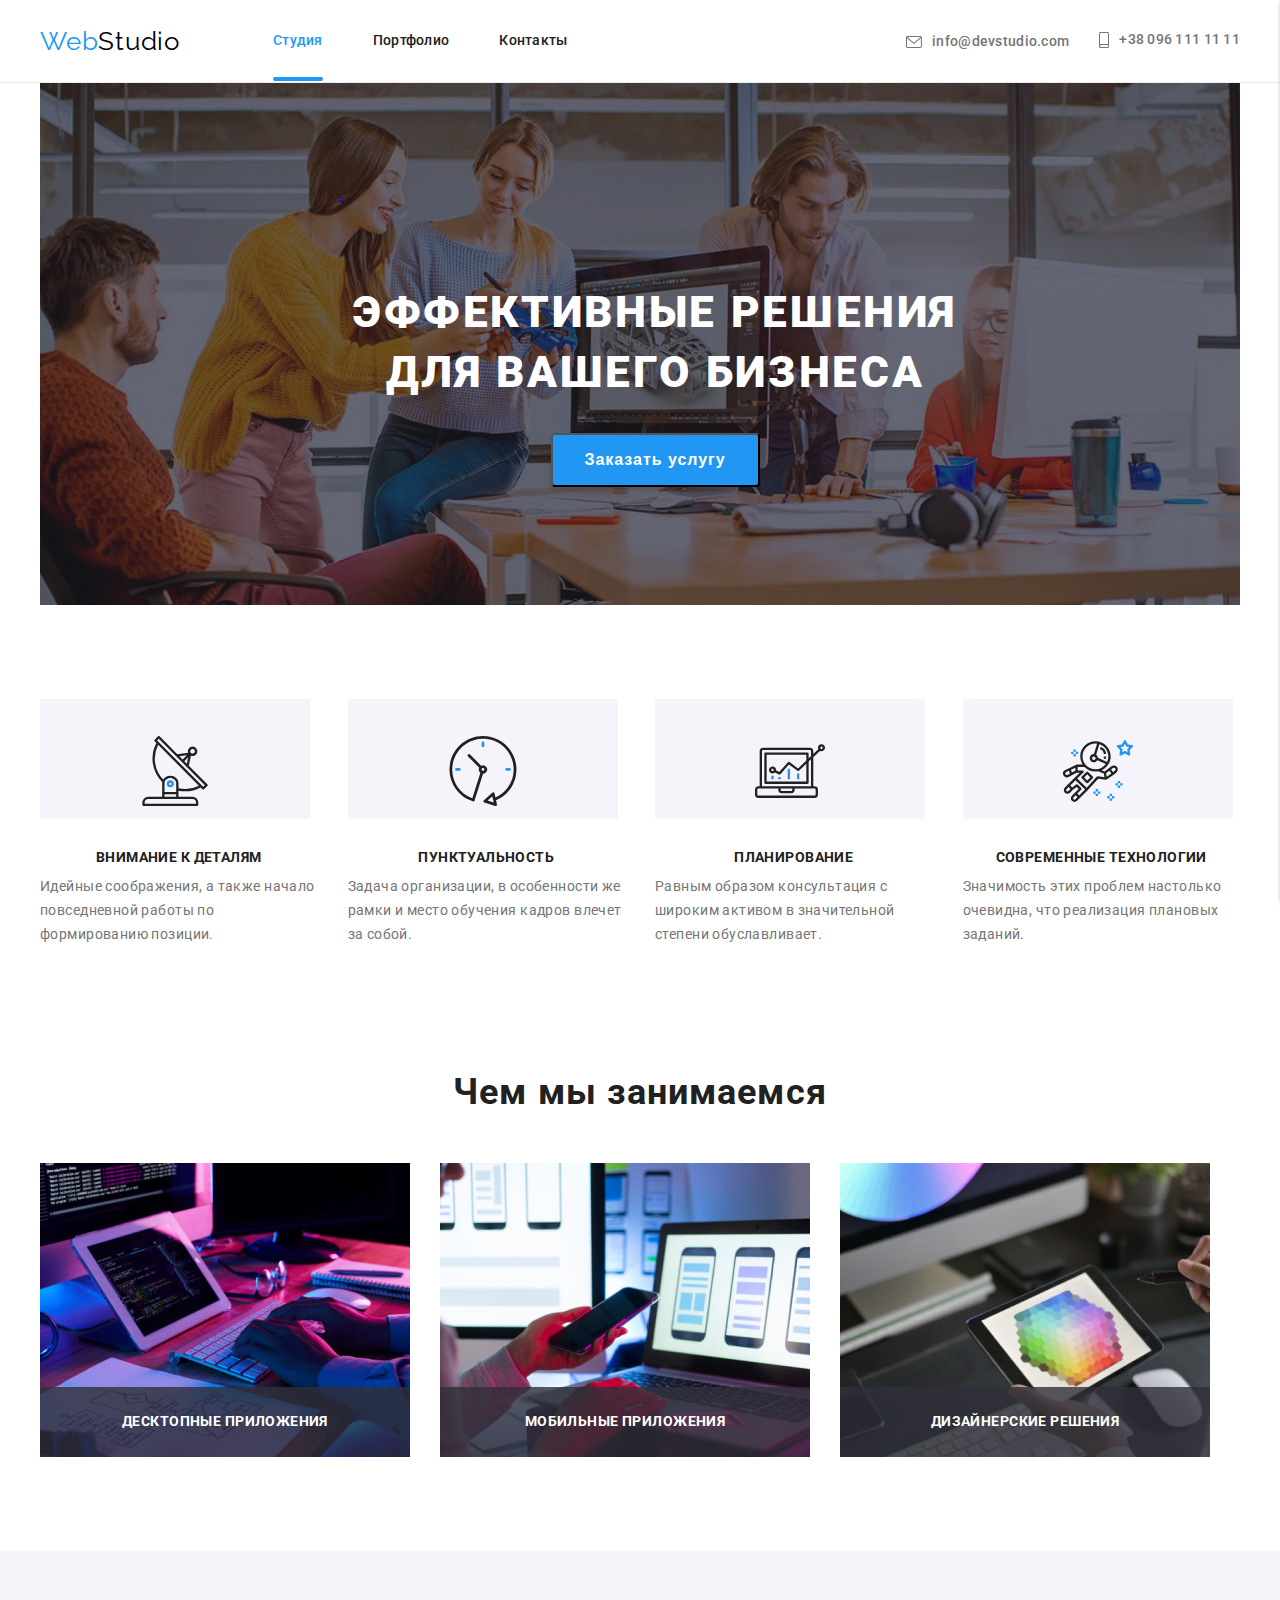
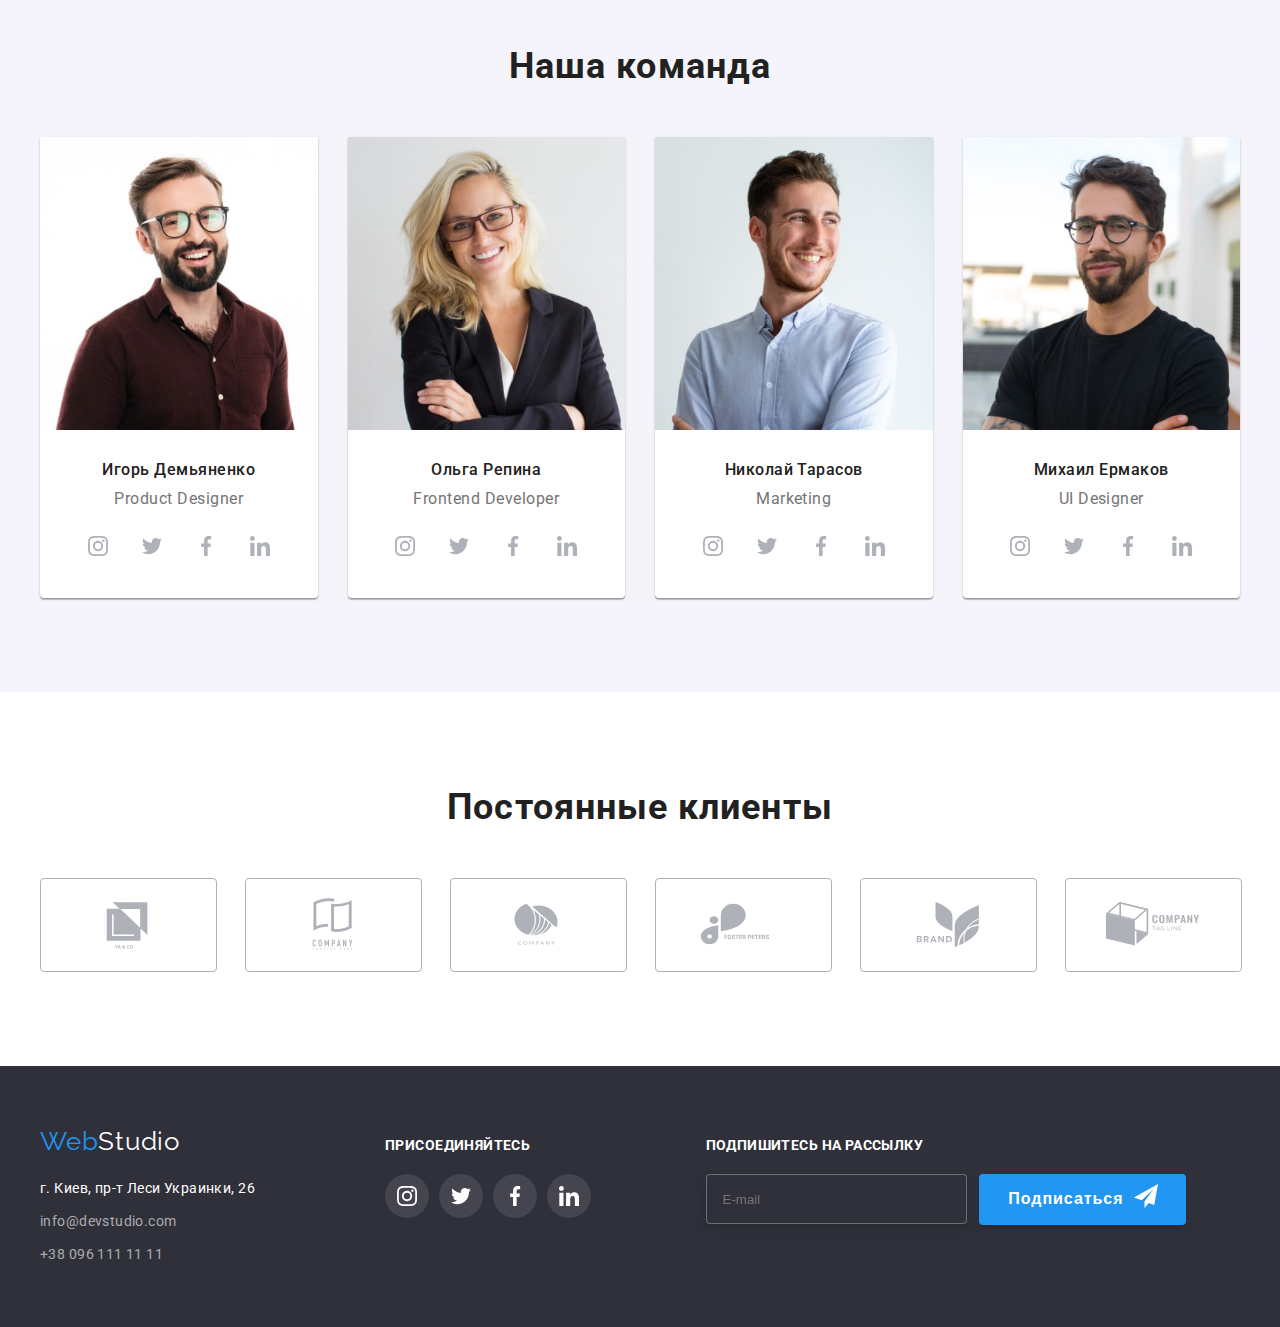
<file: index.html>
<!DOCTYPE html>
<html lang="ru">
  <head>
    <meta charset="UTF-8" />
    <meta http-equiv="X-UA-Compatible" content="IE=edge" />
    <meta name="viewport" content="width=device-width, initial-scale=1.0" />
    <title>WebStudio</title>
    <link rel="preconnect" href="https://fonts.googleapis.com" />
    <link rel="preconnect" href="https://fonts.gstatic.com" crossorigin />
    <link
      href="https://fonts.googleapis.com/css2?family=Raleway:wght@700&family=Roboto:wght@400;500;700;900&display=swap"
      rel="stylesheet"
    />
    <link
      rel="stylesheet"
      href="https://cdnjs.cloudflare.com/ajax/libs/modern-normalize/1.1.0/modern-normalize.min.css"
      integrity="sha512-wpPYUAdjBVSE4KJnH1VR1HeZfpl1ub8YT/NKx4PuQ5NmX2tKuGu6U/JRp5y+Y8XG2tV+wKQpNHVUX03MfMFn9Q=="
      crossorigin="anonymous"
      referrerpolicy="no-referrer"
    />
    <link rel="stylesheet" href="./css/main.min.css" />
  </head>

  <body class="body data-page">
    <header class="header">
      <div class="conteiner header__conteiner">
        <a href="" class="header__logo"
          ><span class="header__logo--first-logo">Web</span>Studio</a
        >
        <button class="menu-btn" type="button" data-menu-open>
          <svg width="40" height="40">
            <use href="./images/icons.svg#burger-menu"></use>
          </svg>
        </button>
        <nav class="nav">
          <ul class="nav__list">
            <li class="nav__item">
              <a class="nav__link--active current" href="">Студия</a>
            </li>
            <li class="nav__item">
              <a class="nav__link" href="./portfolio.html">Портфолио</a>
            </li>
            <li class="nav__item">
              <a class="nav__link" href="">Контакты</a>
            </li>
          </ul>
        </nav>
        <ul class="contacts">
          <li class="contacts__item">
            <a
              class="contacts__link contacts__link--mail"
              href="mailto:info@devstudio.com"
              ><svg
                class="contacts__icon contacts__icon--mail"
                width="16"
                height="12"
              >
                <use href="./images/icons.svg#mail"></use>
              </svg>
              info@devstudio.com
            </a>
          </li>
          <li class="contacts__item">
            <a
              class="contacts__link contacts__link--tel"
              href="tel:+380961111111"
            >
              <svg
                class="contacts__icon contacts__icon--tel"
                width="10"
                height="16"
              >
                <use href="./images/icons.svg#smartphone"></use>
              </svg>
              +38 096 111 11 11
            </a>
          </li>
        </ul>
      </div>
    </header>
    <main>
      <!-- Hero -->
      <section class="hero">
        <div class="hero__conteiner conteiner">
          <h1 class="hero__title">Эффективные решения для вашего бизнеса</h1>
          <button data-modal-open class="hero__btn" type="button">
            Заказать услугу
          </button>
        </div>
      </section>

      <!-- Features -->
      <section class="features">
        <div class="features__conteiner conteiner">
          <ul class="features__list">
            <li class="features__item">
              <div class="features__icons">
                <svg class="features__icons--pic" width="70" height="70">
                  <use href="./images/icons.svg#antenna"></use>
                </svg>
              </div>
              <h3 class="features__titie">Внимание к деталям</h3>
              <p class="features__txt">
                Идейные соображения, а также начало повседневной работы по
                формированию позиции.
              </p>
            </li>
            <li class="features__item">
              <div class="features__icons">
                <svg class="features__icons--pic" width="70" height="70">
                  <use href="./images/icons.svg#clock"></use>
                </svg>
              </div>
              <h3 class="features__titie">Пунктуальность</h3>
              <p class="features__txt">
                Задача организации, в особенности же рамки и место обучения
                кадров влечет за собой.
              </p>
            </li>
            <li class="features__item">
              <div class="features__icons">
                <svg class="features__icons--pic" width="70" height="70">
                  <use href="./images/icons.svg#diagram"></use>
                </svg>
              </div>
              <h3 class="features__titie">Планирование</h3>
              <p class="features__txt">
                Равным образом консультация с широким активом в значительной
                степени обуславливает.
              </p>
            </li>
            <li class="features__item">
              <div class="features__icons">
                <svg class="features__icons--pic" width="70" height="70">
                  <use href="./images/icons.svg#astronaut"></use>
                </svg>
              </div>
              <h3 class="features__titie">Современные технологии</h3>
              <p class="features__txt">
                Значимость этих проблем настолько очевидна, что реализация
                плановых заданий.
              </p>
            </li>
          </ul>
        </div>
      </section>

      <!-- Specialization -->
      <section class="specialization">
        <div class="conteiner">
          <h2 class="specialization__title">Чем мы занимаемся</h2>
          <ul class="specialization__list">
            <li class="specialization__item">
              <img
                src="./images/specialization/box-1sq.jpg"
                alt="работа за компьютером"
                width="370"
                height="294"
              />
              <h3 class="specialization__name">ДЕСКТОПНЫЕ ПРИЛОЖЕНИЯ</h3>
            </li>
            <li class="specialization__item">
              <img
                src="./images/specialization/box-2sq.jpg"
                alt="работа с телефоном"
                width="370"
                height="294"
              />
              <h3 class="specialization__name">МОБИЛЬНЫЕ ПРИЛОЖЕНИЯ</h3>
            </li>
            <li class="specialization__item">
              <img
                src="./images/specialization/box-3sq.jpg"
                alt="работа с планшетом"
                width="370"
                height="294"
              />
              <h3 class="specialization__name">ДИЗАЙНЕРСКИЕ РЕШЕНИЯ</h3>
            </li>
          </ul>
        </div>
      </section>

      <!-- Section team -->
      <section class="team">
        <div class="conteiner">
          <h2 class="team-title">Наша команда</h2>
          <ul class="team-list">
            <li class="team-item">
              <img
                srcset="
                  ./images/team/img-1-270.jpg 270w,
                  ./images/team/img-1-354.jpg 354w,
                  ./images/team/img-1-450.jpg 450w,
                  ./images/team/img-1-540.jpg 540w,
                  ./images/team/img-1-708.jpg 708w,
                  ./images/team/img-1-900.jpg 900w
                "
                sizes="(min-width: 1200) 270px, (min-width: 768px) 354px, 100vw "
                src="./images/team/img-1-270.jpg"
                alt="Игорь Демьяненко"
                width="450"
                height="460"
              />
              <div class="card-name">
                <h3 class="team-caption">Игорь Демьяненко</h3>
                <p class="team-txt" lang="en">Product Designer</p>
                <ul class="icons-list">
                  <li>
                    <a
                      class="icons-link"
                      href=""
                      target="_blank"
                      rel="noopener noreferrer"
                      aria-label="instagram"
                    >
                      <svg class="social-icons" width="20" height="20">
                        <use href="./images/icons.svg#instagram"></use>
                      </svg>
                    </a>
                  </li>
                  <li>
                    <a
                      class="icons-link"
                      href=""
                      target="_blank"
                      rel="noopener noreferrer"
                      aria-label="twitter"
                    >
                      <svg class="social-icons" width="20" height="20">
                        <use href="./images/icons.svg#twitter"></use>
                      </svg>
                    </a>
                  </li>
                  <li>
                    <a
                      class="icons-link"
                      href=""
                      target="_blank"
                      rel="noopener noreferrer"
                      aria-label="facebook"
                    >
                      <svg class="social-icons" width="20" height="20">
                        <use href="./images/icons.svg#facebook"></use>
                      </svg>
                    </a>
                  </li>
                  <li>
                    <a
                      class="icons-link"
                      href=""
                      target="_blank"
                      rel="noopener noreferrer"
                      aria-label="linkedin"
                    >
                      <svg class="social-icons" width="20" height="20">
                        <use href="./images/icons.svg#linkedin"></use>
                      </svg>
                    </a>
                  </li>
                </ul>
              </div>
            </li>
            <li class="team-item">
              <img
                srcset="
                  ./images/team/img-2-270.jpg 270w,
                  ./images/team/img-2-354.jpg 354w,
                  ./images/team/img-2-450.jpg 450w,
                  ./images/team/img-2-540.jpg 540w,
                  ./images/team/img-2-708.jpg 708w,
                  ./images/team/img-2-900.jpg 900w
                "
                sizes="(min-width: 1200) 270px, (min-width: 768px) 354px, 100vw"
                src="./images/team/img-2-270.jpg"
                alt="Ольга Репина"
                width="450"
                height="460"
              />
              <div class="card-name">
                <h3 class="team-caption">Ольга Репина</h3>
                <p class="team-txt" lang="en">Frontend Developer</p>
                <ul class="icons-list">
                  <li>
                    <a
                      class="icons-link"
                      href=""
                      target="_blank"
                      rel="noopener noreferrer"
                      aria-label="instagram"
                    >
                      <svg class="social-icons" width="20" height="20">
                        <use href="./images/icons.svg#instagram"></use>
                      </svg>
                    </a>
                  </li>
                  <li>
                    <a
                      class="icons-link"
                      href=""
                      target="_blank"
                      rel="noopener noreferrer"
                      aria-label="twitter"
                    >
                      <svg class="social-icons" width="20" height="20">
                        <use href="./images/icons.svg#twitter"></use>
                      </svg>
                    </a>
                  </li>
                  <li>
                    <a
                      class="icons-link"
                      href=""
                      target="_blank"
                      rel="noopener noreferrer"
                      aria-label="facebook"
                    >
                      <svg class="social-icons" width="20" height="20">
                        <use href="./images/icons.svg#facebook"></use>
                      </svg>
                    </a>
                  </li>
                  <li>
                    <a
                      class="icons-link"
                      href=""
                      target="_blank"
                      rel="noopener noreferrer"
                      aria-label="linkedin"
                    >
                      <svg class="social-icons" width="20" height="20">
                        <use href="./images/icons.svg#linkedin"></use>
                      </svg>
                    </a>
                  </li>
                </ul>
              </div>
            </li>
            <li class="team-item">
              <img
                srcset="
                  ./images/team/img-3-270.jpg 270w,
                  ./images/team/img-3-354.jpg 354w,
                  ./images/team/img-3-450.jpg 450w,
                  ./images/team/img-3-540.jpg 540w,
                  ./images/team/img-3-708.jpg 708w,
                  ./images/team/img-3-900.jpg 900w
                "
                sizes="(min-width: 1200) 270px, (min-width: 768px) 354px, 100vw"
                src="./images/team/img-3-270.jpg"
                alt="Николай Тарасов"
                width="450"
                height="460"
              />
              <div class="card-name">
                <h3 class="team-caption">Николай Тарасов</h3>
                <p class="team-txt" lang="en">Marketing</p>
                <ul class="icons-list">
                  <li>
                    <a
                      class="icons-link"
                      href=""
                      target="_blank"
                      rel="noopener noreferrer"
                      aria-label="instagram"
                    >
                      <svg class="social-icons" width="20" height="20">
                        <use href="./images/icons.svg#instagram"></use>
                      </svg>
                    </a>
                  </li>
                  <li>
                    <a
                      class="icons-link"
                      href=""
                      target="_blank"
                      rel="noopener noreferrer"
                      aria-label="twitter"
                    >
                      <svg class="social-icons" width="20" height="20">
                        <use href="./images/icons.svg#twitter"></use>
                      </svg>
                    </a>
                  </li>
                  <li>
                    <a
                      class="icons-link"
                      href=""
                      target="_blank"
                      rel="noopener noreferrer"
                      aria-label="facebook"
                    >
                      <svg class="social-icons" width="20" height="20">
                        <use href="./images/icons.svg#facebook"></use>
                      </svg>
                    </a>
                  </li>
                  <li>
                    <a
                      class="icons-link"
                      href=""
                      target="_blank"
                      rel="noopener noreferrer"
                      aria-label="linkedin"
                    >
                      <svg class="social-icons" width="20" height="20">
                        <use href="./images/icons.svg#linkedin"></use>
                      </svg>
                    </a>
                  </li>
                </ul>
              </div>
            </li>
            <li class="team-item">
              <img
                srcset="
                  ./images/team/img-4-270.jpg 270w,
                  ./images/team/img-4-354.jpg 354w,
                  ./images/team/img-4-450.jpg 450w,
                  ./images/team/img-4-540.jpg 540w,
                  ./images/team/img-4-708.jpg 708w,
                  ./images/team/img-4-900.jpg 900w
                "
                sizes="(min-width: 1200) 270px, (min-width: 768px) 354px, 100vw "
                src="./images/team/img-4-270.jpg"
                alt="Михаил Ермаков"
                width="450"
                height="460"
              />
              <div class="card-name">
                <h3 class="team-caption">Михаил Ермаков</h3>
                <p class="team-txt" lang="en">UI Designer</p>
                <ul class="icons-list">
                  <li>
                    <a
                      class="icons-link"
                      href=""
                      target="_blank"
                      rel="noopener noreferrer"
                      aria-label="instagram"
                    >
                      <svg class="social-icons" width="20" height="20">
                        <use href="./images/icons.svg#instagram"></use>
                      </svg>
                    </a>
                  </li>
                  <li>
                    <a
                      class="icons-link"
                      href=""
                      target="_blank"
                      rel="noopener noreferrer"
                      aria-label="twitter"
                    >
                      <svg class="social-icons" width="20" height="20">
                        <use href="./images/icons.svg#twitter"></use>
                      </svg>
                    </a>
                  </li>
                  <li>
                    <a
                      class="icons-link"
                      href=""
                      target="_blank"
                      rel="noopener noreferrer"
                      aria-label="facebook"
                    >
                      <svg class="social-icons" width="20" height="20">
                        <use href="./images/icons.svg#facebook"></use>
                      </svg>
                    </a>
                  </li>
                  <li>
                    <a
                      class="icons-link"
                      href=""
                      target="_blank"
                      rel="noopener noreferrer"
                      aria-label="linkedin"
                    >
                      <svg class="social-icons" width="20" height="20">
                        <use href="./images/icons.svg#linkedin"></use>
                      </svg>
                    </a>
                  </li>
                </ul>
              </div>
            </li>
          </ul>
        </div>
      </section>

      <!-- Section clients -->
      <section class="clients">
        <div class="conteiner">
          <h2 class="clients__title">Постоянные клиенты</h2>
          <ul class="clients__list">
            <li class="clients__item">
              <a
                class="clients__link"
                href=""
                target="_blank"
                rel="noopener noreferrer"
                aria-label="YA & CO"
              >
                <svg class="clients__icons" width="106" height="60">
                  <use href="./images/icons.svg#logo-1"></use>
                </svg>
              </a>
            </li>
            <li class="clients__item">
              <a
                class="clients__link"
                href=""
                target="_blank"
                rel="noopener noreferrer"
                aria-label="TAGLINE HERE"
              >
                <svg class="clients__icons" width="106" height="60">
                  <use href="./images/icons.svg#logo-2"></use>
                </svg>
              </a>
            </li>
            <li class="clients__item">
              <a
                class="clients__link"
                href=""
                target="_blank"
                rel="noopener noreferrer"
                aria-label="COMPANY"
              >
                <svg class="clients__icons" width="106" height="60">
                  <use href="./images/icons.svg#logo-3"></use>
                </svg>
              </a>
            </li>
            <li class="clients__item">
              <a
                class="clients__link"
                href=""
                target="_blank"
                rel="noopener noreferrer"
                aria-label="FOSTER PETERS"
              >
                <svg class="clients__icons" width="106" height="60">
                  <use href="./images/icons.svg#logo-4"></use>
                </svg>
              </a>
            </li>
            <li class="clients__item">
              <a
                class="clients__link"
                href=""
                target="_blank"
                rel="noopener noreferrer"
                aria-label="BRAND"
              >
                <svg class="clients__icons" width="106" height="60">
                  <use href="./images/icons.svg#logo-5"></use>
                </svg>
              </a>
            </li>
            <li class="clients__item">
              <a
                class="clients__link"
                href=""
                target="_blank"
                rel="noopener noreferrer"
                aria-label="TAG LINE"
              >
                <svg class="clients__icons" width="106" height="60">
                  <use href="./images/icons.svg#logo-6"></use>
                </svg>
              </a>
            </li>
          </ul>
        </div>
      </section>
    </main>
    <footer class="footer">
      <div class="conteiner footer__conteiner">
        <div class="footer__adds">
          <a href="" class="footer__logo"
            ><span class="footer__logo--first-logo">Web</span>Studio</a
          >
          <address class="adds">
            <ul class="adds__list">
              <li class="adds__item">
                <a
                  class="adds__link"
                  href="https://goo.gl/maps/kPwxMx7PWrMd9NRP6"
                  target="_blank"
                  rel="noopener noreferrer"
                  >г. Киев, пр-т Леси Украинки, 26
                </a>
              </li>
              <li class="adds__item">
                <a class="adds__contact" href="mailto:info@devstudio.com"
                  >info@devstudio.com</a
                >
              </li>
              <li class="adds__item">
                <a class="adds__contact" href="tel:+380961111111"
                  >+38 096 111 11 11</a
                >
              </li>
            </ul>
          </address>
        </div>
        <div class="connect">
          <h3 class="connect__title">Присоединяйтесь</h3>
          <ul class="connect__list">
            <li class="connect__item">
              <a
                class="connect__link"
                href=""
                target="_blank"
                rel="noopener noreferrer"
                aria-label="instagram"
              >
                <svg class="connect__icons" width="20" height="20">
                  <use href="./images/icons.svg#instagram"></use>
                </svg>
              </a>
            </li>
            <li class="connect__item">
              <a
                class="connect__link"
                href=""
                target="_blank"
                rel="noopener noreferrer"
                aria-label="twitter"
              >
                <svg class="connect__icons" width="20" height="20">
                  <use href="./images/icons.svg#twitter"></use>
                </svg>
              </a>
            </li>
            <li class="connect__item">
              <a
                class="connect__link"
                href=""
                target="_blank"
                rel="noopener noreferrer"
                aria-label="facebook"
              >
                <svg class="connect__icons" width="20" height="20">
                  <use href="./images/icons.svg#facebook"></use>
                </svg>
              </a>
            </li>
            <li class="connect__item">
              <a
                class="connect__link"
                href=""
                target="_blank"
                rel="noopener noreferrer"
                aria-label="linkedin"
              >
                <svg class="connect__icons" width="20" height="20">
                  <use href="./images/icons.svg#linkedin"></use>
                </svg>
              </a>
            </li>
          </ul>
        </div>
        <div class="footer-form">
          <h3 class="footer-form__caption">Подпишитесь на рассылку</h3>
          <form class="footer-form__mail">
            <input
              class="footer-form__input"
              type="email"
              name="email"
              placeholder="E-mail"
            />
            <button class="footer-form__btn" type="submit">
              <span class="footer-form__txt">Подписаться</span>
              <svg class="footer-form__icon" width="24" height="24">
                <use href="./images/icons.svg#icon-send"></use>
              </svg>
            </button>
          </form>
        </div>
      </div>
    </footer>

    <!-- Modal -->
    <div class="backdrop is-hidden" data-modal>
      <div class="modal">
        <button data-modal-close class="close-btn" type="button">
          <svg class="icon-close" width="11" height="11">
            <use href="./images/icons.svg#icon-close"></use>
          </svg>
        </button>
        <form class="register-form">
          <strong class="reg-title"
            >Оставьте свои данные, мы вам перезвоним</strong
          >
          <div class="reg-group" role="group">
            <label class="reg-wrap" for="name">
              <span class="reg-form-lable">Имя</span>
              <input class="reg-input" type="text" name="Имя" id="name" />
              <svg class="reg-icons" width="12" height="12">
                <use href="./images/icons.svg#icon-name"></use>
              </svg>
            </label>
            <label class="reg-wrap" for="phone">
              <span class="reg-form-lable">Телефон</span>
              <input class="reg-input" type="tel" name="Телефон" id="phone" />
              <svg class="reg-icons" width="13" height="13">
                <use href="./images/icons.svg#icon-phone"></use>
              </svg>
            </label>
            <label class="reg-wrap" for="mail">
              <span class="reg-form-lable">Почта</span>
              <input class="reg-input" type="email" name="Почта" id="mail" />
              <svg class="reg-icons" width="15" height="12">
                <use href="./images/icons.svg#icon-mail"></use>
              </svg>
            </label>
            <label class="reg-wrap" for="coment">
              <span class="reg-form-lable">Комментарий</span>
              <textarea
                class="reg-message"
                id="coment"
                placeholder="Введите текст"
              ></textarea>
            </label>
          </div>
          <label class="agree-form">
            <input
              class="agree-input visualy-hidden"
              type="checkbox"
              name="agreement"
            />
            <svg class="agree-icon" width="16" height="15">
              <use
                class="agree-icon-uncheck"
                href="./images/icons.svg#icon-uncheck"
              ></use>
              <use
                class="agree-icon-check"
                href="./images/icons.svg#icon-check"
              ></use>
            </svg>
            <span class="agree-txt"
              >Соглашаюсь с рассылкой и принимаю
              <a class="agree-link" href="">Условия договора</a></span
            >
          </label>
          <button class="send-btn" type="submit">Отправить</button>
        </form>
      </div>
    </div>

    <!-- mobile menu -->
    <div class="menu-overlay" data-menu>
      <div class="mob-menu">
        <button class="mob-menu__btn" type="button" data-menu-close>
          <svg width="40" height="40">
            <use href="./images/icons.svg#menu-close"></use>
          </svg>
        </button>
        <ul class="mob-nav">
          <li class="mob-nav__item">
            <a class="mob-nav__link mob-nav__link--active" href="./index.html"
              >Студия</a
            >
          </li>
          <li class="mob-nav__item">
            <a class="mob-nav__link" href="./portfolio.html">Портфолио</a>
          </li>
          <li class="mob-nav__item">
            <a class="mob-nav__link" href="">Контакты</a>
          </li>
        </ul>
        <ul class="mob-contacts">
          <li class="mob-contacts__item">
            <a
              class="mob-contacts__link mob-contacts__link--tel"
              href="tel:+380961111111"
              >+38 096 111 11 11</a
            >
          </li>
          <li class="mob-contacts__item">
            <a
              class="mob-contacts__link mob-contacts__link--mail"
              href="mailto:info@devstudio.com"
              >info@devstudio.com</a
            >
          </li>
        </ul>
        <ul class="mob-socials">
          <li class="mob-socials__item">
            <a class="mob-socials__link" href="">Instagram</a>
          </li>
          <li class="mob-socials__item">
            <a class="mob-socials__link" href="">Twitter</a>
          </li>
          <li class="mob-socials__item">
            <a class="mob-socials__link" href="">Facebook</a>
          </li>
          <li class="mob-socials__item">
            <a class="mob-socials__link" href="">Linkedin</a>
          </li>
        </ul>
      </div>
    </div>
    <script src="./js/modal.js"></script>
    <script src="./js/mobile-menu.js"></script>
  </body>
</html>
</file>
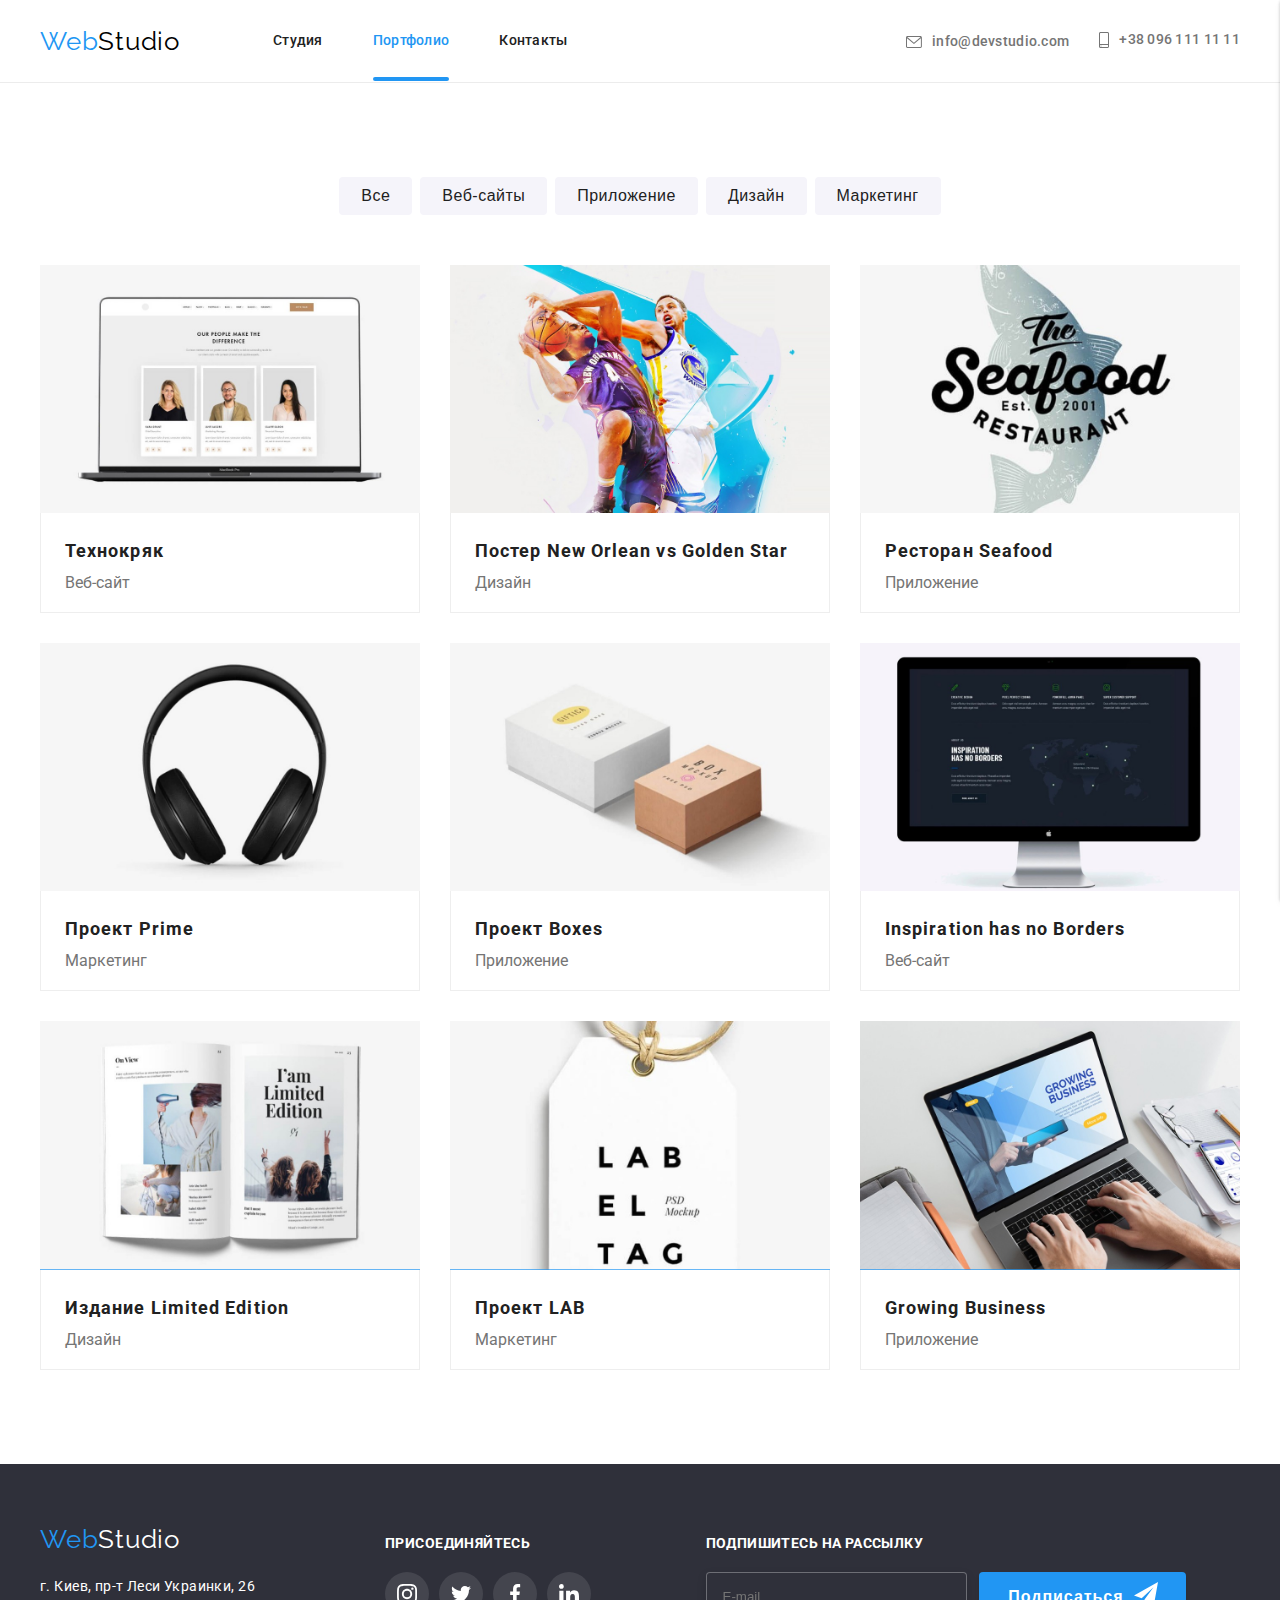
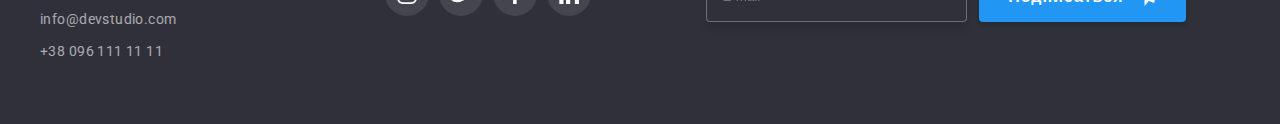
<file: portfolio.html>
<!DOCTYPE html>
<html lang="ru">
  <head>
    <meta charset="UTF-8" />
    <meta http-equiv="X-UA-Compatible" content="IE=edge" />
    <meta name="viewport" content="width=device-width, initial-scale=1.0" />
    <title>Портфолио</title>
    <link rel="preconnect" href="https://fonts.googleapis.com" />
    <link rel="preconnect" href="https://fonts.gstatic.com" crossorigin />
    <link
      href="https://fonts.googleapis.com/css2?family=Raleway:wght@700&family=Roboto:wght@400;500;700;900&display=swap"
      rel="stylesheet"
    />
    <link
      rel="stylesheet"
      href="https://cdnjs.cloudflare.com/ajax/libs/modern-normalize/1.1.0/modern-normalize.min.css"
      integrity="sha512-wpPYUAdjBVSE4KJnH1VR1HeZfpl1ub8YT/NKx4PuQ5NmX2tKuGu6U/JRp5y+Y8XG2tV+wKQpNHVUX03MfMFn9Q=="
      crossorigin="anonymous"
      referrerpolicy="no-referrer"
    />
    <link rel="stylesheet" href="./css/main.min.css" />
    <link rel="stylesheet" href="./index.html" />
  </head>
  <body class="body">
    <!-- Шапка -->
    <header class="header">
      <div class="conteiner header__conteiner">
        <a href="" class="header__logo"
          ><span class="header__logo--first-logo">Web</span>Studio</a
        >
        <button class="menu-btn" type="button" data-menu-open>
          <svg width="40" height="40">
            <use href="./images/icons.svg#burger-menu"></use>
          </svg>
        </button>
        <nav class="nav">
          <ul class="nav__list">
            <li class="nav__item">
              <a class="nav__link" href="./index.html">Студия</a>
            </li>
            <li class="nav__item">
              <a class="nav__link--active current" href="./portfolio.html"
                >Портфолио</a
              >
            </li>
            <li class="nav__item">
              <a class="nav__link" href="">Контакты</a>
            </li>
          </ul>
        </nav>
        <ul class="contacts">
          <li class="contacts__item">
            <a
              class="contacts__link contacts__link--mail"
              href="mailto:info@devstudio.com"
              ><svg
                class="contacts__icon contacts__icon--mail"
                width="16"
                height="12"
              >
                <use href="./images/icons.svg#mail"></use>
              </svg>
              info@devstudio.com
            </a>
          </li>
          <li class="contacts__item">
            <a
              class="contacts__link contacts__link--tel"
              href="tel:+380961111111"
            >
              <svg
                class="contacts__icon contacts__icon--tel"
                width="10"
                height="16"
              >
                <use href="./images/icons.svg#smartphone"></use>
              </svg>
              +38 096 111 11 11
            </a>
          </li>
        </ul>
      </div>
    </header>

    <!-- Main  -->
    <main>
      <section class="portfolio portfolio-section">
        <div class="conteiner">
          <ul class="filters">
            <li class="filters__item">
              <button class="filters__btn" type="button">Все</button>
            </li>
            <li class="filters__item">
              <button class="filters__btn" type="button">Веб-сайты</button>
            </li>
            <li class="filters__item">
              <button class="filters__btn" type="button">Приложение</button>
            </li>
            <li class="filters__item">
              <button class="filters__btn" type="button">Дизайн</button>
            </li>
            <li class="filters__item">
              <button class="filters__btn" type="button">Маркетинг</button>
            </li>
          </ul>
          <ul class="portfolio__list">
            <li class="portfolio__item">
              <a href="" class="portfolio__link">
                <div class="overlay">
                  <img
                    srcset="
                      ./images/portfolio/img-1-354.jpg 354w,
                      ./images/portfolio/img-1-370.jpg 370w,
                      ./images/portfolio/img-1-450.jpg 450w,
                      ./images/portfolio/img-1-708.jpg 708w,
                      ./images/portfolio/img-1-740.jpg 740w,
                      ./images/portfolio/img-1-900.jpg 900w
                    "
                    sizes="(min-width: 1200) 370px, (min-width: 768) 354px, 100vw"
                    src="./images/portfolio/img-1-354.jpg"
                    alt="Ноутбук с изображением"
                    width="450"
                    height="404"
                  />
                  <div class="overlay__txt">
                    <p class="text">
                      Ресурс предлагает комплексные предложения с разным уровнем
                      функционала и сервисов. Все это позволит посетителю
                      получить исчерпывающие сведения о компании или частном
                      лице.
                    </p>
                  </div>
                </div>
                <div class="work-name">
                  <h3 class="portfolio-title">Технокряк</h3>
                  <p class="portfolio-txt">Веб-сайт</p>
                </div>
              </a>
            </li>
            <li class="portfolio__item">
              <a class="portfolio__link" href="">
                <div class="overlay">
                  <img
                    srcset="
                      ./images/portfolio/img-2-354.jpg 354w,
                      ./images/portfolio/img-2-370.jpg 370w,
                      ./images/portfolio/img-2-450.jpg 450w,
                      ./images/portfolio/img-2-708.jpg 708w,
                      ./images/portfolio/img-2-740.jpg 740w,
                      ./images/portfolio/img-2-900.jpg 900w
                    "
                    sizes="(min-width: 1200) 370px, (min-width: 768) 354px, 100vw"
                    src="./images/portfolio/img-2-354.jpg"
                    alt="Два баскетболиста"
                    width="450"
                    height="404"
                  />
                  <div class="overlay__txt">
                    <p class="text">
                      Ресурс предлагает комплексные предложения с разным уровнем
                      функционала и сервисов. Все это позволит посетителю
                      получить исчерпывающие сведения о компании или частном
                      лице.
                    </p>
                  </div>
                </div>
                <div class="work-name">
                  <h3 class="portfolio-title">
                    Постер New Orlean vs Golden Star
                  </h3>
                  <p class="portfolio-txt">Дизайн</p>
                </div>
              </a>
            </li>
            <li class="portfolio__item">
              <a class="portfolio__link" href="">
                <div class="overlay">
                  <img
                    srcset="
                      ./images/portfolio/img-3-354.jpg 354w,
                      ./images/portfolio/img-3-370.jpg 370w,
                      ./images/portfolio/img-3-450.jpg 450w,
                      ./images/portfolio/img-3-708.jpg 708w,
                      ./images/portfolio/img-3-740.jpg 740w,
                      ./images/portfolio/img-3-900.jpg 900w
                    "
                    sizes="(min-width: 1200) 370px, (min-width: 768) 354px, 100vw"
                    src="./images/portfolio/img-3-354.jpg"
                    alt="логотип ресторана The Seafood"
                    width="450"
                    height="404"
                  />
                  <div class="overlay__txt">
                    <p class="text">
                      Ресурс предлагает комплексные предложения с разным уровнем
                      функционала и сервисов. Все это позволит посетителю
                      получить исчерпывающие сведения о компании или частном
                      лице.
                    </p>
                  </div>
                </div>
                <div class="work-name">
                  <h3 class="portfolio-title">Ресторан Seafood</h3>
                  <p class="portfolio-txt">Приложение</p>
                </div>
              </a>
            </li>
            <li class="portfolio__item">
              <a class="portfolio__link" href="">
                <div class="overlay">
                  <img
                    srcset="
                      ./images/portfolio/img-4-354.jpg 354w,
                      ./images/portfolio/img-4-370.jpg 370w,
                      ./images/portfolio/img-4-450.jpg 450w,
                      ./images/portfolio/img-4-708.jpg 708w,
                      ./images/portfolio/img-4-740.jpg 740w,
                      ./images/portfolio/img-4-900.jpg 900w
                    "
                    sizes="(min-width: 1200) 370px, (min-width: 768) 354px, 100vw"
                    src="./images/portfolio/img-4-354.jpg"
                    alt="Наушники"
                    width="450"
                    height="404"
                  />
                  <div class="overlay__txt">
                    <p class="text">
                      Ресурс предлагает комплексные предложения с разным уровнем
                      функционала и сервисов. Все это позволит посетителю
                      получить исчерпывающие сведения о компании или частном
                      лице.
                    </p>
                  </div>
                </div>
                <div class="work-name">
                  <h3 class="portfolio-title">Проект Prime</h3>
                  <p class="portfolio-txt">Маркетинг</p>
                </div>
              </a>
            </li>
            <li class="portfolio__item">
              <a class="portfolio__link" href="">
                <div class="overlay">
                  <img
                    srcset="
                      ./images/portfolio/img-5-354.jpg 354w,
                      ./images/portfolio/img-5-370.jpg 370w,
                      ./images/portfolio/img-5-450.jpg 450w,
                      ./images/portfolio/img-5-708.jpg 708w,
                      ./images/portfolio/img-5-740.jpg 740w,
                      ./images/portfolio/img-5-900.jpg 900w
                    "
                    sizes="(min-width: 1200) 370px, (min-width: 768) 354px, 100vw"
                    src="./images/portfolio/img-5-354.jpg"
                    alt="Две картонные коробки"
                    width="450"
                    height="404"
                  />
                  <div class="overlay__txt">
                    <p class="text">
                      Ресурс предлагает комплексные предложения с разным уровнем
                      функционала и сервисов. Все это позволит посетителю
                      получить исчерпывающие сведения о компании или частном
                      лице.
                    </p>
                  </div>
                </div>
                <div class="work-name">
                  <h3 class="portfolio-title">Проект Boxes</h3>
                  <p class="portfolio-txt">Приложение</p>
                </div>
              </a>
            </li>
            <li class="portfolio__item">
              <a class="portfolio__link" href="">
                <div class="overlay">
                  <img
                    srcset="
                      ./images/portfolio/img-6-354.jpg 354w,
                      ./images/portfolio/img-6-370.jpg 370w,
                      ./images/portfolio/img-6-450.jpg 450w,
                      ./images/portfolio/img-6-708.jpg 708w,
                      ./images/portfolio/img-6-740.jpg 740w,
                      ./images/portfolio/img-6-900.jpg 900w
                    "
                    sizes="(min-width: 1200) 370px, (min-width: 768) 354px, 100vw"
                    src="./images/portfolio/img-6-354.jpg"
                    alt="Экран монитора"
                    width="450"
                    height="404"
                  />
                  <div class="overlay__txt">
                    <p class="text">
                      Ресурс предлагает комплексные предложения с разным уровнем
                      функционала и сервисов. Все это позволит посетителю
                      получить исчерпывающие сведения о компании или частном
                      лице.
                    </p>
                  </div>
                </div>
                <div class="work-name">
                  <h3 class="portfolio-title">Inspiration has no Borders</h3>
                  <p class="portfolio-txt">Веб-сайт</p>
                </div>
              </a>
            </li>
            <li class="portfolio__item">
              <a class="portfolio__link" href="">
                <div class="overlay">
                  <img
                    srcset="
                      ./images/portfolio/img-7-354.jpg 354w,
                      ./images/portfolio/img-7-370.jpg 370w,
                      ./images/portfolio/img-7-450.jpg 450w,
                      ./images/portfolio/img-7-708.jpg 708w,
                      ./images/portfolio/img-7-740.jpg 740w,
                      ./images/portfolio/img-7-900.jpg 900w
                    "
                    sizes="(min-width: 1200) 370px, (min-width: 768) 354px, 100vw"
                    src="./images/portfolio/img-7-354.jpg"
                    alt="Раскрытая книга"
                    width="450"
                    height="404"
                  />
                  <div class="overlay__txt">
                    <p class="text">
                      Ресурс предлагает комплексные предложения с разным уровнем
                      функционала и сервисов. Все это позволит посетителю
                      получить исчерпывающие сведения о компании или частном
                      лице.
                    </p>
                  </div>
                </div>
                <div class="work-name">
                  <h3 class="portfolio-title">Издание Limited Edition</h3>
                  <p class="portfolio-txt">Дизайн</p>
                </div>
              </a>
            </li>
            <li class="portfolio__item">
              <a class="portfolio__link" href="">
                <div class="overlay">
                  <img
                    srcset="
                      ./images/portfolio/img-8-354.jpg 354w,
                      ./images/portfolio/img-8-370.jpg 370w,
                      ./images/portfolio/img-8-450.jpg 450w,
                      ./images/portfolio/img-8-708.jpg 708w,
                      ./images/portfolio/img-8-740.jpg 740w,
                      ./images/portfolio/img-8-900.jpg 900w
                    "
                    sizes="(min-width: 1200) 370px, (min-width: 768) 354px, 100vw"
                    src="./images/portfolio/img-8-354.jpg"
                    alt="Бирка з надписью"
                    width="450"
                    height="404"
                  />
                  <div class="overlay__txt">
                    <p class="text">
                      Ресурс предлагает комплексные предложения с разным уровнем
                      функционала и сервисов. Все это позволит посетителю
                      получить исчерпывающие сведения о компании или частном
                      лице.
                    </p>
                  </div>
                </div>
                <div class="work-name">
                  <h3 class="portfolio-title">Проект LAB</h3>
                  <p class="portfolio-txt">Маркетинг</p>
                </div>
              </a>
            </li>
            <li class="portfolio__item">
              <a class="portfolio__link" href="">
                <div class="overlay">
                  <img
                    srcset="
                      ./images/portfolio/img-9-354.jpg 354w,
                      ./images/portfolio/img-9-370.jpg 370w,
                      ./images/portfolio/img-9-450.jpg 450w,
                      ./images/portfolio/img-9-708.jpg 708w,
                      ./images/portfolio/img-9-740.jpg 740w,
                      ./images/portfolio/img-9-900.jpg 900w
                    "
                    sizes="(min-width: 1200) 370px, (min-width: 768) 354px, 100vw"
                    src="./images/portfolio/img-9-354.jpg"
                    alt="Работа за ноутбуком"
                    width="450"
                    height="404"
                  />
                  <div class="overlay__txt">
                    <p class="text">
                      Ресурс предлагает комплексные предложения с разным уровнем
                      функционала и сервисов. Все это позволит посетителю
                      получить исчерпывающие сведения о компании или частном
                      лице.
                    </p>
                  </div>
                </div>
                <div class="work-name">
                  <h3 class="portfolio-title">Growing Business</h3>
                  <p class="portfolio-txt">Приложение</p>
                </div>
              </a>
            </li>
          </ul>
        </div>
      </section>
    </main>

    <!-- Подвал -->
    <footer class="footer">
      <div class="conteiner footer__conteiner">
        <div class="footer__adds">
          <a href="" class="footer__logo"
            ><span class="footer__logo--first-logo">Web</span>Studio</a
          >
          <address class="adds">
            <ul class="adds__list">
              <li class="adds__item">
                <a
                  class="adds__link"
                  href="https://goo.gl/maps/kPwxMx7PWrMd9NRP6"
                  target="_blank"
                  rel="noopener noreferrer"
                  >г. Киев, пр-т Леси Украинки, 26
                </a>
              </li>
              <li class="adds__item">
                <a class="adds__contact" href="mailto:info@devstudio.com"
                  >info@devstudio.com</a
                >
              </li>
              <li class="adds__item">
                <a class="adds__contact" href="tel:+380961111111"
                  >+38 096 111 11 11</a
                >
              </li>
            </ul>
          </address>
        </div>
        <div class="connect">
          <h3 class="connect__title">Присоединяйтесь</h3>
          <ul class="connect__list">
            <li class="connect__item">
              <a
                class="connect__link"
                href=""
                target="_blank"
                rel="noopener noreferrer"
                aria-label="instagram"
              >
                <svg class="connect__icons" width="20" height="20">
                  <use href="./images/icons.svg#instagram"></use>
                </svg>
              </a>
            </li>
            <li class="connect__item">
              <a
                class="connect__link"
                href=""
                target="_blank"
                rel="noopener noreferrer"
                aria-label="twitter"
              >
                <svg class="connect__icons" width="20" height="20">
                  <use href="./images/icons.svg#twitter"></use>
                </svg>
              </a>
            </li>
            <li class="connect__item">
              <a
                class="connect__link"
                href=""
                target="_blank"
                rel="noopener noreferrer"
                aria-label="facebook"
              >
                <svg class="connect__icons" width="20" height="20">
                  <use href="./images/icons.svg#facebook"></use>
                </svg>
              </a>
            </li>
            <li class="connect__item">
              <a
                class="connect__link"
                href=""
                target="_blank"
                rel="noopener noreferrer"
                aria-label="linkedin"
              >
                <svg class="connect__icons" width="20" height="20">
                  <use href="./images/icons.svg#linkedin"></use>
                </svg>
              </a>
            </li>
          </ul>
        </div>
        <div class="footer-form">
          <h3 class="footer-form__caption">Подпишитесь на рассылку</h3>
          <form class="footer-form__mail">
            <input
              class="footer-form__input"
              type="email"
              name="email"
              placeholder="E-mail"
            />
            <button class="footer-form__btn" type="submit">
              <span class="footer-form__txt">Подписаться</span>
              <svg class="footer-form__icon" width="24" height="24">
                <use href="./images/icons.svg#icon-send"></use>
              </svg>
            </button>
          </form>
        </div>
      </div>
    </footer>

    <!-- mobile menu -->
    <div class="menu-overlay" data-menu>
      <div class="mob-menu">
        <button class="mob-menu__btn" type="button" data-menu-close>
          <svg width="40" height="40">
            <use href="./images/icons.svg#menu-close"></use>
          </svg>
        </button>
        <ul class="mob-nav">
          <li class="mob-nav__item">
            <a class="mob-nav__link" href="./index.html">Студия</a>
          </li>
          <li class="mob-nav__item">
            <a
              class="mob-nav__link mob-nav__link--active"
              href="./portfolio.html"
              >Портфолио</a
            >
          </li>
          <li class="mob-nav__item">
            <a class="mob-nav__link" href="">Контакты</a>
          </li>
        </ul>
        <ul class="mob-contacts">
          <li class="mob-contacts__item">
            <a
              class="mob-contacts__link mob-contacts__link--tel"
              href="tel:+380961111111"
              >+38 096 111 11 11</a
            >
          </li>
          <li class="mob-contacts__item">
            <a
              class="mob-contacts__link mob-contacts__link--mail"
              href="mailto:info@devstudio.com"
              >info@devstudio.com</a
            >
          </li>
        </ul>
        <ul class="mob-socials">
          <li class="mob-socials__item">
            <a class="mob-socials__link" href="">Instagram</a>
          </li>
          <li class="mob-socials__item">
            <a class="mob-socials__link" href="">Twitter</a>
          </li>
          <li class="mob-socials__item">
            <a class="mob-socials__link" href="">Facebook</a>
          </li>
          <li class="mob-socials__item">
            <a class="mob-socials__link" href="">Linkedin</a>
          </li>
        </ul>
      </div>
    </div>
    <script src="./js/mobile-menu.js"></script>
  </body>
</html>
</file>
<file: css/main.min.css>
:root{--title-text-color: #212121;--text-color: #757575;--akcent-color: #2196f3;--bgc-secondary: #2f303a;--logo-header-color: #000000;--logo-footer-color: #ffffff;--filter-button: #f5f4fa;--card-border: #eeeeee;--icons-basic-color: #afb1b8;--icons-secondary-color: #757575;--animation: 250ms cubic-bezier(0.4, 0, 0.2, 1);--basic-type: "Roboto";--additional-type: "Raleway"}.visualy-hidden{position:absolute;white-space:nowrap;width:1px;height:1px;overflow:hidden;border:0;padding:0;-webkit-clip-path:inset(50%);clip-path:inset(50%);margin:1px}.visualy-hidden:focus+.agree-icon .agree-icon-uncheck{fill:var(--akcent-color)}.body{font-family:var(--basic-type),sans-serif;color:var(--title-text-color);margin:auto}.no-scroll{overflow:hidden}.nav__list,.contacts,.features__list,.specialization__list,.team-list,.icons-list,.clients__list,.adds__list,.connect__list,.filters,.portfolio__list,.mob-nav,.mob-contacts,.mob-socials{list-style-type:none}h1,h2,h3,h4,h5,h6,p{padding:0;margin:0}.contacts,.features__list,.specialization__list,.team-list,.clients__list,.adds__list,.filters,.connect__list,.portfolio__list,.icons-list{padding:0;margin:0}img{display:block;max-width:100%;height:auto;-o-object-fit:cover;object-fit:cover;-o-object-position:center;object-position:center}.hero__btn,.filters__btn,.send-btn,.menu-btn,.mob-menu__btn{cursor:pointer}.conteiner{padding-left:15px;padding-right:15px;margin:0 auto}@media screen and (min-width: 480px){.conteiner{width:480px}}@media screen and (min-width: 768px){.conteiner{width:768px}}@media screen and (min-width: 1200px){.conteiner{width:1200px}}.contacts{-webkit-box-align:baseline;-ms-flex-align:baseline;align-items:baseline;-webkit-box-orient:vertical;-webkit-box-direction:normal;-ms-flex-direction:column;flex-direction:column;-ms-flex-line-pack:end;align-content:flex-end}@media screen and (max-width: 767px){.contacts{display:none}}@media screen and (min-width: 1200px){.contacts{display:-webkit-box;display:-ms-flexbox;display:flex;-webkit-box-orient:horizontal;-webkit-box-direction:normal;-ms-flex-direction:row;flex-direction:row;margin-left:auto;gap:30px}}.contacts__link{display:-webkit-box;display:-ms-flexbox;display:flex;-webkit-box-align:center;-ms-flex-align:center;align-items:center;color:var(--icons-secondary-color);color:var(--text-color);font-weight:500;font-size:12px;line-height:1.17;letter-spacing:.02em;text-decoration:none;-webkit-transition:color var(--animation);transition:color var(--animation)}@media screen and (min-width: 1200px){.contacts__link{font-size:14px;line-height:1.14;padding-top:32px;padding-bottom:32px}}@media screen and (min-width: 768px){.contacts__link--mail{padding-top:21px;padding-bottom:10px}}@media screen and (min-width: 1200px){.contacts__link--mail{padding-top:32px;padding-bottom:32px}}@media screen and (min-width: 768px){.contacts__link--tel{padding-bottom:21px}}@media screen and (min-width: 1200px){.contacts__link--tel{padding-top:32px;padding-bottom:32px}}.contacts__link--mail:hover,.contacts__link--tel:hover,.contacts__link--mail:focus,.contacts__link--tel:focus{color:var(--akcent-color)}.contacts__icon{fill:currentColor;margin-right:10px}.contacts__icon--mail:hover,.contacts__icon--tel:focus{fill:currentColor}.backdrop{position:fixed;top:0;left:0;width:100%;height:100%;background-color:rgba(0,0,0,.2);-webkit-transition:opacity var(--animation);transition:opacity var(--animation)}.backdrop.is-hidden{opacity:0;pointer-events:none}.modal{position:absolute;top:50%;left:50%;-webkit-transform:translate(-50%, -50%);transform:translate(-50%, -50%);width:450px;height:609px;padding:40px;background-color:var(--logo-footer-color);-webkit-box-shadow:0px 1px 3px rgba(0,0,0,.12),0px 1px 1px rgba(0,0,0,.14),0px 2px 1px rgba(0,0,0,.2);box-shadow:0px 1px 3px rgba(0,0,0,.12),0px 1px 1px rgba(0,0,0,.14),0px 2px 1px rgba(0,0,0,.2);border-radius:4px}@media screen and (min-width: 1200px){.modal{width:528px;height:581px}}.close-btn{position:absolute;top:0;right:0;width:30px;height:30px;background-color:rgba(0,0,0,0);cursor:pointer;border-radius:50%;border:1px solid rgba(0,0,0,.1);margin-top:8px;margin-right:8px;padding:0;-webkit-transition:fill var(--animation);transition:fill var(--animation)}.close-btn:hover,.close-btn:focus{fill:var(--akcent-color)}.register-form{text-align:center}.reg-title{display:block;font-size:20px;line-height:1.15;text-align:center;letter-spacing:.03em;margin-bottom:13px;color:var(--title-text-color)}.reg-group{display:block;margin-bottom:20px}.reg-wrap{position:relative;display:block;margin-bottom:9px;text-align:left}.reg-wrap:last-child{margin-bottom:0}.reg-wrap:focus-within>.reg-icons{fill:var(--akcent-color)}.reg-form-lable{font-weight:400;font-size:12px;line-height:1.17;letter-spacing:.01em;cursor:pointer;margin-bottom:4px;color:var(--text-color)}.reg-input{width:370px;height:40px;padding-left:42px;border:1px solid rgba(33,33,33,.2);border-radius:4px;cursor:pointer;outline:rgba(0,0,0,0)}@media screen and (min-width: 1200px){.reg-input{width:448px}}.reg-input:focus{border-color:var(--akcent-color)}.reg-icons{position:absolute;top:35px;left:15px;color:var(--title-text-color)}.reg-message{width:370px;height:120px;border:1px solid rgba(33,33,33,.2);border-radius:4px;resize:none;padding:12px 16px;cursor:pointer;outline:rgba(0,0,0,0)}@media screen and (min-width: 1200px){.reg-message{width:448px}}.reg-message:focus{border-color:var(--akcent-color)}.agree-form{display:-webkit-box;display:-ms-flexbox;display:flex;margin-bottom:30px;gap:7px;-webkit-box-align:center;-ms-flex-align:center;align-items:center;-webkit-box-pack:center;-ms-flex-pack:center;justify-content:center;cursor:pointer}.agree-input:checked+.agree-icon .agree-icon-uncheck{opacity:0}.agree-input:checked+.agree-icon .agree-icon-check{opacity:1;fill:var(--logo-footer-color)}.agree-icon-check{opacity:0}.agree-txt{font-weight:400;font-size:12px;line-height:1.17;letter-spacing:.03em;-webkit-user-select:none;-moz-user-select:none;-ms-user-select:none;user-select:none;color:var(--text-color)}@media screen and (min-width: 1200px){.agree-txt{font-size:14px;line-height:1.71}}.agree-link{color:var(--akcent-color)}.agree-link:focus{border-color:currentColor}.send-btn{display:-webkit-inline-box;display:-ms-inline-flexbox;display:inline-flex;-webkit-box-align:start;-ms-flex-align:start;align-items:flex-start;padding:10px 55px;margin:auto;gap:10px;-webkit-box-shadow:0px 4px 4px rgba(0,0,0,.15);box-shadow:0px 4px 4px rgba(0,0,0,.15);border-radius:4px;border:none;color:var(--logo-footer-color);background-color:var(--akcent-color);font-weight:700;font-size:16px;line-height:1.88;letter-spacing:.06em;-webkit-transition:background-color var(--animation);transition:background-color var(--animation)}.send-btn:hover,.send-btn:focus{background-color:#188ce8}.filters{display:-webkit-box;display:-ms-flexbox;display:flex;-ms-flex-wrap:wrap;flex-wrap:wrap;gap:8px;margin-bottom:50px}@media screen and (min-width: 768px){.filters{-webkit-box-pack:center;-ms-flex-pack:center;justify-content:center}}.filters__btn{padding:6px 22px;background-color:var(--filter-button);color:var(--title-text-color);text-decoration:none;font-weight:500;font-size:16px;line-height:1.62;letter-spacing:.03em;border-radius:4px;border:none;-webkit-transition:background-color var(--animation),color var(--animation),-webkit-box-shadow var(--animation);transition:background-color var(--animation),color var(--animation),-webkit-box-shadow var(--animation);transition:background-color var(--animation),color var(--animation),box-shadow var(--animation);transition:background-color var(--animation),color var(--animation),box-shadow var(--animation),-webkit-box-shadow var(--animation)}.filters__btn:hover,.filters__btn:focus{background-color:var(--akcent-color);color:var(--logo-footer-color);-webkit-box-shadow:0px 3px 1px rgba(0,0,0,.1),0px 1px 2px rgba(0,0,0,.08),0px 2px 2px rgba(0,0,0,.12);box-shadow:0px 3px 1px rgba(0,0,0,.1),0px 1px 2px rgba(0,0,0,.08),0px 2px 2px rgba(0,0,0,.12)}.menu-btn{display:-webkit-inline-box;display:-ms-inline-flexbox;display:inline-flex;-webkit-box-align:center;-ms-flex-align:center;align-items:center;-webkit-box-pack:center;-ms-flex-pack:center;justify-content:center;width:40px;height:40px;margin-left:auto;background-color:rgba(0,0,0,0);border:none;cursor:pointer}@media screen and (min-width: 768px){.menu-btn{display:none}}.menu-btn:hover,.menu-btn:focus{fill:var(--akcent-color)}.menu-overlay{position:fixed;top:0;left:0;z-index:100;width:100%;height:100%;background-color:#fff;-webkit-box-shadow:0px 4px 8px rgba(0,0,0,.04),0px 2px 4px rgba(0,0,0,.08),0px 1px 3px rgba(0,0,0,.16);box-shadow:0px 4px 8px rgba(0,0,0,.04),0px 2px 4px rgba(0,0,0,.08),0px 1px 3px rgba(0,0,0,.16);-webkit-transform:translateX(100%);transform:translateX(100%);-webkit-transition:-webkit-transform var(--animation);transition:-webkit-transform var(--animation);transition:transform var(--animation);transition:transform var(--animation), -webkit-transform var(--animation)}.menu-overlay.is-open{-webkit-transform:translateX(0);transform:translateX(0)}.mob-menu{display:-webkit-box;display:-ms-flexbox;display:flex;-webkit-box-orient:vertical;-webkit-box-direction:normal;-ms-flex-direction:column;flex-direction:column;-webkit-box-pack:justify;-ms-flex-pack:justify;justify-content:space-between;max-width:480px;height:796px;padding:48px 40px;opacity:0;pointer-events:none;visibility:hidden}@media screen and (min-width: 768px){.mob-menu{display:none}}.menu-overlay.is-open .mob-menu{opacity:1;pointer-events:initial;visibility:visible}.mob-menu__btn{position:absolute;top:10px;right:15px;cursor:pointer;background-color:rgba(0,0,0,0);border:none}.mob-menu__btn:hover,.mob-menu__btn:focus{fill:var(--akcent-color)}.mob-nav{margin-top:0;margin-bottom:auto;padding:0}.mob-nav__item:not(:last-child){margin-bottom:32px}.mob-nav__link{font-weight:500;font-size:40px;line-height:1.18;text-align:center;letter-spacing:.02em;color:var(--title-text-color);text-decoration:none}.mob-nav__link:hover,.mob-nav__link:focus{color:var(--akcent-color)}.mob-nav__link--active{color:var(--akcent-color)}.mob-contacts{margin:0;padding:0}.mob-contacts__item:first-child{margin-bottom:32px}.mob-contacts__item:last-child{margin-bottom:64px}.mob-contacts__link--tel{font-weight:500;font-size:34px;line-height:1.18;letter-spacing:.02em;text-decoration:none;color:var(--akcent-color);margin-bottom:32px}.mob-contacts__link--mail{font-weight:500;font-size:24px;line-height:28px;letter-spacing:.02em;text-decoration:none;color:var(--text-color)}.mob-socials{display:-webkit-box;display:-ms-flexbox;display:flex;-ms-flex-wrap:wrap;flex-wrap:wrap;gap:10px;margin-bottom:0;padding-left:0}.mob-socials__item:not(:last-child) .mob-socials__link{display:-webkit-box;display:-ms-flexbox;display:flex;padding-right:10px;border-right:1px solid rgba(33,33,33,.2)}.mob-socials__link{font-size:18px;line-height:1.22;letter-spacing:.02em;text-decoration:none;color:var(--akcent-color)}.header{border-bottom:1px solid #ececec}.header__conteiner{display:-webkit-box;display:-ms-flexbox;display:flex;-webkit-box-align:center;-ms-flex-align:center;align-items:center}.header__logo{margin-right:93px;color:var(--logo-header-color);font-family:var(--additional-type);font-size:26px;line-height:1.19;letter-spacing:.03em;text-decoration:none}.header__logo--first-logo{color:var(--akcent-color);font-family:var(--additional-type);font-size:26px;line-height:1.19;letter-spacing:.03em}.nav{display:-webkit-box;display:-ms-flexbox;display:flex;margin-right:auto}@media screen and (max-width: 767px){.nav{display:none}}.nav__list{display:-webkit-box;display:-ms-flexbox;display:flex;gap:50px;padding-left:0;padding-top:0;padding-bottom:0;margin:0 auto}.nav__link{display:block;padding-top:32px;padding-bottom:32px;color:var(--title-text-color);font-weight:500;font-size:14px;line-height:1.14;letter-spacing:.02em;text-decoration:none;-webkit-transition:color var(--animation);transition:color var(--animation)}.nav__link:hover,.nav__link:focus{color:var(--akcent-color)}.nav__link--active{position:relative;display:block;padding-top:32px;padding-bottom:32px;color:var(--akcent-color);font-weight:500;font-size:14px;line-height:1.14;letter-spacing:.02em;text-decoration:none}.current::after{position:absolute;left:0;bottom:0;content:"";width:100%;height:4px;border-radius:2px;background-color:var(--akcent-color)}.hero{max-width:1600px;margin:0 auto;padding-top:118px;padding-bottom:118px;background-position:center;background-repeat:no-repeat;background-size:cover;background-image:-webkit-gradient(linear, left top, right top, from(rgba(47, 48, 58, 0.4)), to(rgba(47, 48, 58, 0.4))),url(../images/img@1x_sm.jpg);background-image:linear-gradient(to right, rgba(47, 48, 58, 0.4), rgba(47, 48, 58, 0.4)),url(../images/img@1x_sm.jpg)}@media screen and (min-width: 768px){.hero{width:768px}}@media screen and (min-width: 1200px){.hero{width:1200px;padding-top:200px}}@media(min-device-pixel-ratio: 2),(-webkit-min-device-pixel-ratio: 2),(min-resolution: 192dpi),(min-resolution: 2dppx){.hero{background-image:-webkit-gradient(linear, left top, right top, from(rgba(47, 48, 58, 0.4)), to(rgba(47, 48, 58, 0.4))),url(../images/img@2x_sm.jpg);background-image:linear-gradient(to right, rgba(47, 48, 58, 0.4), rgba(47, 48, 58, 0.4)),url(../images/img@2x_sm.jpg)}}@media screen and (min-width: 768px){.hero{background-image:-webkit-gradient(linear, left top, right top, from(rgba(47, 48, 58, 0.4)), to(rgba(47, 48, 58, 0.4))),url(../images/img@1x_md.jpg);background-image:linear-gradient(to right, rgba(47, 48, 58, 0.4), rgba(47, 48, 58, 0.4)),url(../images/img@1x_md.jpg)}}@media screen and (min-width: 768px)and (min-device-pixel-ratio: 2),screen and (min-width: 768px)and (-webkit-min-device-pixel-ratio: 2),screen and (min-width: 768px)and (min-resolution: 192dpi),screen and (min-width: 768px)and (min-resolution: 2dppx){.hero{background-image:-webkit-gradient(linear, left top, right top, from(rgba(47, 48, 58, 0.4)), to(rgba(47, 48, 58, 0.4))),url(../images/img@2x_md.jpg);background-image:linear-gradient(to right, rgba(47, 48, 58, 0.4), rgba(47, 48, 58, 0.4)),url(../images/img@2x_md.jpg)}}@media screen and (min-width: 1200px){.hero{background-image:-webkit-gradient(linear, left top, right top, from(rgba(47, 48, 58, 0.4)), to(rgba(47, 48, 58, 0.4))),url(../images/img@1x_lg.jpg);background-image:linear-gradient(to right, rgba(47, 48, 58, 0.4), rgba(47, 48, 58, 0.4)),url(../images/img@1x_lg.jpg)}}@media screen and (min-width: 1200px)and (min-device-pixel-ratio: 2),screen and (min-width: 1200px)and (-webkit-min-device-pixel-ratio: 2),screen and (min-width: 1200px)and (min-resolution: 192dpi),screen and (min-width: 1200px)and (min-resolution: 2dppx){.hero{background-image:-webkit-gradient(linear, left top, right top, from(rgba(47, 48, 58, 0.4)), to(rgba(47, 48, 58, 0.4))),url(../images/img@2x_lg.jpg);background-image:linear-gradient(to right, rgba(47, 48, 58, 0.4), rgba(47, 48, 58, 0.4)),url(../images/img@2x_lg.jpg)}}.hero__conteiner{width:100%;padding-left:15px;padding-right:15px;margin:0 auto}.hero__title{width:360px;margin:auto;margin-bottom:30px;color:var(--logo-footer-color);font-weight:900;font-size:26px;line-height:1.62;text-align:center;letter-spacing:.06em;text-transform:uppercase}@media screen and (min-width: 1200px){.hero__title{width:696px;font-size:44px;line-height:1.36}}.hero__btn{display:-webkit-box;display:-ms-flexbox;display:flex;-webkit-box-orient:horizontal;-webkit-box-direction:normal;-ms-flex-direction:row;flex-direction:row;-webkit-box-align:start;-ms-flex-align:start;align-items:flex-start;padding:10px 32px;margin:auto;gap:10px;-webkit-box-shadow:0px 4px 4px rgba(0,0,0,.15);box-shadow:0px 4px 4px rgba(0,0,0,.15);border-radius:4px;color:var(--logo-footer-color);background-color:var(--akcent-color);font-weight:700;font-size:16px;line-height:1.88;letter-spacing:.06em}.hero__btn:hover,.hero__btn:focus{background-color:#188ce8}.features{padding-top:60px;padding-bottom:60px}@media screen and (min-width: 1200px){.features{padding-top:94px;padding-bottom:94px}}.features__list{display:-webkit-box;display:-ms-flexbox;display:flex;-webkit-box-pack:justify;-ms-flex-pack:justify;justify-content:space-between;-ms-flex-wrap:wrap;flex-wrap:wrap;gap:30px;padding-left:0;margin-left:auto;margin-right:auto}.features__item{margin-bottom:30px}@media screen and (min-width: 768px){.features__item{width:354px;-ms-flex-preferred-size:calc((100% - 30px)/2);flex-basis:calc((100% - 30px)/2)}}@media screen and (min-width: 1200px){.features__item{-ms-flex-preferred-size:calc((100% - 90px)/4);flex-basis:calc((100% - 90px)/4)}}.features__item:last-child{margin-bottom:0}.features__icons{margin-bottom:30px;text-align:center;-webkit-box-sizing:inherit;box-sizing:inherit;height:120px;background-color:var(--filter-button)}@media screen and (min-width: 768px){.features__icons{display:-webkit-box;display:-ms-flexbox;display:flex;width:354px;height:120px;-webkit-box-align:center;-ms-flex-align:center;align-items:center;-webkit-box-pack:center;-ms-flex-pack:center;justify-content:center}}@media screen and (min-width: 1200px){.features__icons{display:-webkit-box;display:-ms-flexbox;display:flex;width:270px;height:120px;-webkit-box-align:center;-ms-flex-align:center;align-items:center;-webkit-box-pack:center;-ms-flex-pack:center;justify-content:center}}.features__icons--pic{margin-top:25px}.features__titie{font-weight:700;font-size:14px;line-height:1.17;letter-spacing:.03em;text-transform:uppercase;text-align:center;margin-bottom:10px}.features__txt{font-weight:400;font-size:14px;line-height:1.71;letter-spacing:.03em;color:var(--text-color)}@media screen and (max-width: 768px){.specialization{display:none}}@media screen and (min-width: 1200px){.specialization{padding-top:0;padding-bottom:94px}}.specialization__title,.team-title{font-weight:700;font-size:36px;line-height:1.17;text-align:center;letter-spacing:.03em}.specialization__title{margin-bottom:50px}.specialization__list{display:-webkit-box;display:-ms-flexbox;display:flex}.specialization__item{position:relative;width:370px;margin-right:30px}.specialization__item:nth-child(3n){margin-right:0}.specialization__name{position:absolute;left:0;bottom:0;display:-webkit-box;display:-ms-flexbox;display:flex;-webkit-box-align:center;-ms-flex-align:center;align-items:center;-webkit-box-pack:center;-ms-flex-pack:center;justify-content:center;width:370px;height:70px;font-size:14px;line-height:1.14;text-align:center;letter-spacing:.03em;text-transform:uppercase;color:var(--logo-footer-color);background-color:rgba(47,48,58,.8)}.team{padding-top:60px;padding-bottom:60px;background-color:#f5f4fa}@media screen and (min-width: 1200px){.team{padding-top:94px;padding-bottom:94px}}.team-title{font-weight:700;font-size:28px;line-height:1.18;text-align:center;letter-spacing:.03em;margin-bottom:30px}@media screen and (min-width: 1200px){.team-title{font-size:36px;line-height:1.17;margin-bottom:50px}}.team-list{display:-webkit-box;display:-ms-flexbox;display:flex;-ms-flex-wrap:wrap;flex-wrap:wrap;gap:30px}.team-item{width:450px;background-color:var(--logo-footer-color);-webkit-box-shadow:0px 1px 3px rgba(0,0,0,.12),0px 1px 1px rgba(0,0,0,.14),0px 2px 1px rgba(0,0,0,.2);box-shadow:0px 1px 3px rgba(0,0,0,.12),0px 1px 1px rgba(0,0,0,.14),0px 2px 1px rgba(0,0,0,.2);border-radius:0px 0px 4px 4px}@media screen and (min-width: 768px){.team-item{-ms-flex-preferred-size:calc((100% - 30px)/2);flex-basis:calc((100% - 30px)/2)}}@media screen and (min-width: 1200px){.team-item{-ms-flex-preferred-size:calc((100% - 90px)/4);flex-basis:calc((100% - 90px)/4)}}.card-name{padding:30px 10px}.team-caption{display:block;margin-bottom:10px;font-weight:500;font-size:16px;line-height:1.19;letter-spacing:.03em;text-align:center}.team-txt{margin-bottom:16px;color:var(--text-color);font-size:16px;line-height:1.19;letter-spacing:.03em;text-align:center}.icons-list{display:-webkit-box;display:-ms-flexbox;display:flex;-webkit-box-align:center;-ms-flex-align:center;align-items:center;-webkit-box-pack:center;-ms-flex-pack:center;justify-content:center;gap:10px}.icons-link{display:-webkit-box;display:-ms-flexbox;display:flex;-webkit-box-align:center;-ms-flex-align:center;align-items:center;-webkit-box-pack:center;-ms-flex-pack:center;justify-content:center;width:44px;height:44px;border-radius:50%;color:var(--icons-basic-color);-webkit-transition:background-color var(--animation),color var(--animation);transition:background-color var(--animation),color var(--animation)}.icons-link:hover,.icons-link:focus{color:var(--logo-footer-color);background-color:var(--akcent-color)}.social-icons{fill:currentColor}.clients{padding-top:94px;padding-bottom:94px}.clients__title{font-weight:700;font-size:28px;line-height:1.18;text-align:center;letter-spacing:.03em;margin-bottom:30px}@media screen and (min-width: 1200px){.clients__title{font-size:36px;line-height:1.17;margin-bottom:50px}}.clients__list{display:-webkit-box;display:-ms-flexbox;display:flex;-ms-flex-wrap:wrap;flex-wrap:wrap;-webkit-box-align:center;-ms-flex-align:center;align-items:center;-webkit-box-pack:justify;-ms-flex-pack:justify;justify-content:space-between;gap:30px}.clients__item{-ms-flex-preferred-size:calc((100% - 30px)/2);flex-basis:calc((100% - 30px)/2)}@media screen and (min-width: 768px){.clients__item{-ms-flex-preferred-size:calc((100% - 60px)/3);flex-basis:calc((100% - 60px)/3)}}@media screen and (min-width: 1200px){.clients__item{-ms-flex-preferred-size:calc((100% - 150px)/6);flex-basis:calc((100% - 150px)/6)}}.clients__link{display:-webkit-box;display:-ms-flexbox;display:flex;-webkit-box-align:center;-ms-flex-align:center;align-items:center;-webkit-box-pack:center;-ms-flex-pack:center;justify-content:center;width:100%;height:92px;border:1px solid var(--icons-basic-color);border-radius:4px;color:var(--icons-basic-color);-webkit-transition:border-color var(--animation),color var(--animation);transition:border-color var(--animation),color var(--animation)}.clients__link:hover,.clients__link:focus{color:var(--akcent-color);border:1px solid var(--akcent-color);border-radius:4px}.clients__icons{fill:currentColor}.footer{padding-top:60px;padding-bottom:60px;background-color:var(--bgc-secondary)}.footer__conteiner{display:-webkit-box;display:-ms-flexbox;display:flex;-webkit-box-orient:vertical;-webkit-box-direction:normal;-ms-flex-direction:column;flex-direction:column;-webkit-box-align:center;-ms-flex-align:center;align-items:center;gap:60px;-webkit-box-pack:center;-ms-flex-pack:center;justify-content:center;text-align:center;background-color:var(--bgc-secondary)}@media screen and (min-width: 768px){.footer__conteiner{display:-webkit-box;display:-ms-flexbox;display:flex;-ms-flex-wrap:wrap;flex-wrap:wrap;-webkit-box-orient:horizontal;-webkit-box-direction:normal;-ms-flex-direction:row;flex-direction:row;-webkit-box-align:baseline;-ms-flex-align:baseline;align-items:baseline;text-align:center;-ms-flex-pack:distribute;justify-content:space-around}}@media screen and (min-width: 1200px){.footer__conteiner{display:-webkit-box;display:-ms-flexbox;display:flex;-ms-flex-wrap:nowrap;flex-wrap:nowrap;-webkit-box-align:baseline;-ms-flex-align:baseline;align-items:baseline;-webkit-box-pack:center;-ms-flex-pack:center;justify-content:center;text-align:left}}@media screen and (min-width: 1200px){.footer__adds{margin-right:70px}}.footer__logo{display:block;margin-bottom:20px;font-family:"Raleway";font-size:26px;line-height:1.19;letter-spacing:.03em;text-decoration:none;color:var(--logo-footer-color)}.footer__logo--first-logo{color:var(--akcent-color);font-family:"Raleway";font-size:26px;line-height:1.19;letter-spacing:.03em}.adds__item:not(:last-child){display:block;margin-bottom:9px}.adds__link{color:var(--logo-footer-color);font-weight:400;font-size:14px;font-style:normal;line-height:1.71;letter-spacing:.03em;text-decoration:none;-webkit-transition:color var(--animation);transition:color var(--animation)}.adds__link:hover,.adds__link:focus{color:var(--akcent-color)}.adds__contact{color:rgba(255,255,255,.6);font-weight:400;font-size:14px;font-style:normal;line-height:1.71;letter-spacing:.03em;text-decoration:none;-webkit-transition:color var(--animation);transition:color var(--animation)}.adds__contact:hover,.adds__contact:focus{color:var(--akcent-color)}.connect__title{font-weight:700;font-size:14px;line-height:1.14;letter-spacing:.03em;text-transform:uppercase;color:var(--logo-footer-color);margin-bottom:20px}.connect__list{display:-webkit-box;display:-ms-flexbox;display:flex;-webkit-box-align:center;-ms-flex-align:center;align-items:center;-webkit-box-pack:center;-ms-flex-pack:center;justify-content:center;gap:10px}.connect__link{display:-webkit-box;display:-ms-flexbox;display:flex;-webkit-box-align:center;-ms-flex-align:center;align-items:center;-webkit-box-pack:center;-ms-flex-pack:center;justify-content:center;width:44px;height:44px;border-radius:50%;background:rgba(255,255,255,.1);color:var(--logo-footer-color);-webkit-transition:background-color var(--animation);transition:background-color var(--animation)}.connect__link:hover,.connect__link:focus{background-color:var(--akcent-color)}.connect__icons{fill:currentColor}.footer-form{display:block;margin:0 auto}@media screen and (max-width: 1199px){.footer-form{max-width:450px}}.footer-form__caption{font-weight:700;font-size:14px;line-height:1.14;letter-spacing:.03em;text-transform:uppercase;margin-bottom:20px;color:var(--logo-footer-color)}.footer-form__mail{display:-webkit-box;display:-ms-flexbox;display:flex;-ms-flex-wrap:wrap;flex-wrap:wrap;-webkit-box-align:center;-ms-flex-align:center;align-items:center}@media screen and (min-width: 768px){.footer-form__mail{max-width:480px;display:-webkit-box;display:-ms-flexbox;display:flex;-ms-flex-wrap:nowrap;flex-wrap:nowrap;-webkit-box-align:start;-ms-flex-align:start;align-items:flex-start;-webkit-box-pack:center;-ms-flex-pack:center;justify-content:center;gap:12px}}.footer-form__input{-webkit-box-sizing:border-box;box-sizing:border-box;width:450px;height:50px;padding-left:16px;margin-bottom:20px;border:1px solid rgba(255,255,255,.3);-webkit-filter:drop-shadow(0px 4px 4px rgba(0, 0, 0, 0.15));filter:drop-shadow(0px 4px 4px rgba(0, 0, 0, 0.15));border-radius:4px;background-color:var(--bgc-secondary);outline:rgba(0,0,0,0)}.footer-form__input:focus{color:var(--logo-footer-color);border:solid var(--akcent-color)}.footer-form__btn{display:-webkit-box;display:-ms-flexbox;display:flex;gap:10px;-webkit-box-align:start;-ms-flex-align:start;align-items:flex-start;padding:10px 28px 10px 29px;margin:0 auto;-webkit-box-shadow:0px 4px 4px rgba(0,0,0,.15);box-shadow:0px 4px 4px rgba(0,0,0,.15);border-radius:4px;border:none;color:var(--logo-footer-color);background-color:var(--akcent-color);cursor:pointer}.footer-form__txt{font-weight:700;font-size:16px;line-height:1.88;letter-spacing:.06em}.footer-form__icon{color:var(--logo-footer-color)}.portfolio-section{padding-top:60px;padding-bottom:60px}@media screen and (min-width: 1200px){.portfolio-section{padding-top:94px;padding-bottom:94px}}.portfolio__list{display:-webkit-box;display:-ms-flexbox;display:flex;-ms-flex-wrap:wrap;flex-wrap:wrap;gap:30px}.portfolio__item{display:-webkit-box;display:-ms-flexbox;display:flex;-ms-flex-wrap:wrap;flex-wrap:wrap;gap:30px}@media screen and (min-width: 768px){.portfolio__item{-ms-flex-preferred-size:calc((100% - 30px)/2);flex-basis:calc((100% - 30px)/2)}}@media screen and (min-width: 1200px){.portfolio__item{-ms-flex-preferred-size:calc((100% - 60px)/3);flex-basis:calc((100% - 60px)/3)}}.portfolio__link{display:block;text-decoration:none;color:var(--text-color);-webkit-transition:-webkit-box-shadow var(--animation);transition:-webkit-box-shadow var(--animation);transition:box-shadow var(--animation);transition:box-shadow var(--animation), -webkit-box-shadow var(--animation)}.portfolio__link:hover,.portfolio__link:focus{-webkit-box-shadow:0px 1px 1px rgba(0,0,0,.12),0px 4px 4px rgba(0,0,0,.06),1px 4px 6px rgba(0,0,0,.16);box-shadow:0px 1px 1px rgba(0,0,0,.12),0px 4px 4px rgba(0,0,0,.06),1px 4px 6px rgba(0,0,0,.16)}.portfolio__link:hover .overlay__txt,.portfolio__link:focus .overlay__txt{-webkit-transform:translateY(0);transform:translateY(0)}.overlay{position:relative;overflow:hidden;top:0;left:0}.overlay__txt{position:absolute;top:0;left:0;width:100%;height:100%;background-color:rgba(33,150,243,.9);-webkit-transform:translateY(100%);transform:translateY(100%);-webkit-transition:-webkit-transform var(--animation);transition:-webkit-transform var(--animation);transition:transform var(--animation);transition:transform var(--animation), -webkit-transform var(--animation)}.work-name{padding:20px 24px;border:1px solid #eee;border-top:none}.text{font-size:18px;line-height:1.56;letter-spacing:.03em;padding:63px 24px;color:var(--logo-footer-color)}.portfolio-title{margin-bottom:4px;color:var(--title-text-color);font-weight:700;font-size:18px;line-height:2;letter-spacing:.06em}.portfolio-text{color:var(--text-color);font-weight:400;font-size:16px;line-height:1.88;letter-spacing:.03em}/*# sourceMappingURL=main.min.css.map */
</file>
